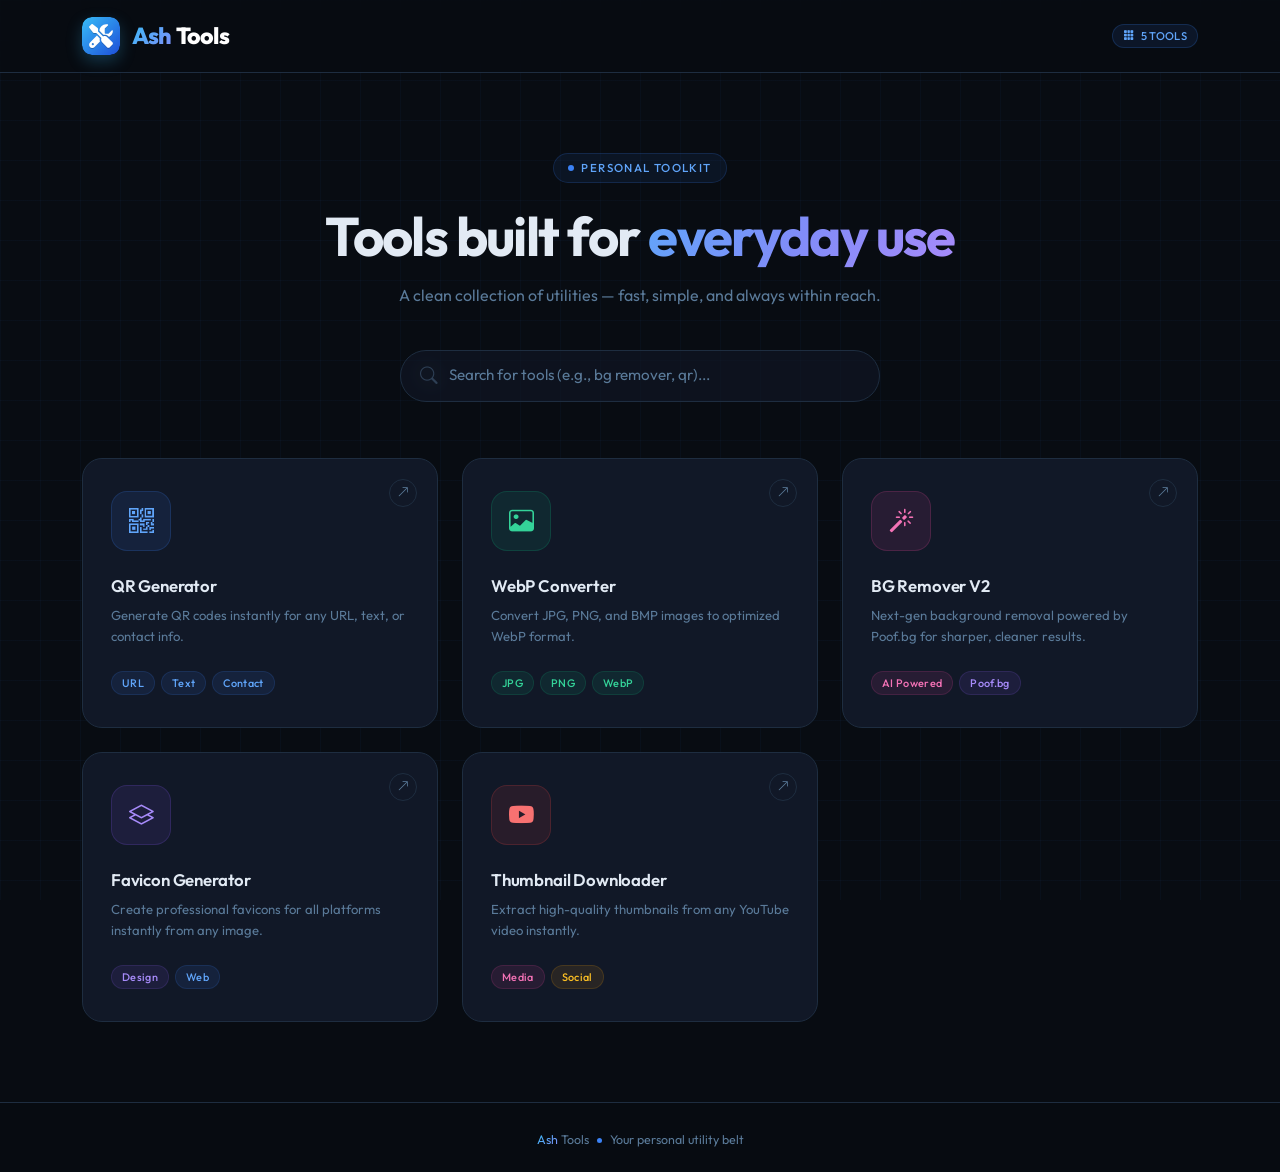
<file: index.html>
<!DOCTYPE html>
<html lang="en" data-bs-theme="dark">

<head>
  <meta charset="UTF-8">
  <meta name="viewport" content="width=device-width, initial-scale=1.0">
  <title>Ash Tools</title>
  <link rel="icon" href="assets/favicon.svg" type="image/svg+xml">
  <link href="https://cdn.jsdelivr.net/npm/bootstrap@5.3.3/dist/css/bootstrap.min.css" rel="stylesheet">
  <link href="https://cdn.jsdelivr.net/npm/bootstrap-icons@1.11.3/font/bootstrap-icons.min.css" rel="stylesheet">
  <link href="https://fonts.googleapis.com/css2?family=Outfit:wght@300;400;500;600;700&display=swap" rel="stylesheet">
  <link rel="stylesheet" href="assets/css/style.css">

</head>

<body class="page-index">

  <!-- Navbar -->
  <nav class="ak-navbar">
    <div class="container">
      <div class="ak-navbar-flex">
        <a class="brand-new" href="index.html">
          <img src="assets/favicon.svg" alt="Icon" class="brand-logo-img">
          <div class="brand-text-wrap">
            <span class="brand-ash">Ash</span>
            <span class="brand-tools">Tools</span>
          </div>
        </a>
        <div class="nav-badge" style="display:flex; align-items:center; gap:6px;">
          <i class="bi bi-grid-3x3-gap-fill"></i> 5 tools
        </div>
      </div>
    </div>
  </nav>

  <!-- Hero -->
  <section class="hero fade-up delay-1">
    <div class="container">
      <div class="hero-eyebrow">Personal Toolkit</div>
      <h1>Tools built for <span class="gradient-text">everyday use</span></h1>
      <p>A clean collection of utilities — fast, simple, and always within reach.</p>

      <div class="search-wrapper">
        <i class="bi bi-search"></i>
        <input type="text" id="searchInput" class="search-input"
          placeholder="Search for tools (e.g., bg remover, qr)..." autocomplete="off">
      </div>

    </div>
  </section>

  <!-- Tools Grid -->
  <section class="tools-section">
    <div class="container">
      <div class="row g-4">

        <!-- QR Generator -->
        <div class="col-12 col-md-4 fade-up delay-2">
          <a href="qr-generator.html" class="tool-card card-qr">
            <div class="arrow"><i class="bi bi-arrow-up-right"></i></div>
            <div class="tool-icon-wrap icon-qr">
              <i class="bi bi-qr-code"></i>
            </div>
            <div class="tool-name">QR Generator</div>
            <div class="tool-desc">Generate QR codes instantly for any URL, text, or contact info.</div>
            <div class="tool-tags">
              <span class="tag tag-blue">URL</span>
              <span class="tag tag-blue">Text</span>
              <span class="tag tag-blue">Contact</span>
            </div>
          </a>
        </div>

        <!-- WebP Converter -->
        <div class="col-12 col-md-4 fade-up delay-3">
          <a href="webp-converter.html" class="tool-card card-webp">
            <div class="arrow"><i class="bi bi-arrow-up-right"></i></div>
            <div class="tool-icon-wrap icon-webp">
              <i class="bi bi-image"></i>
            </div>
            <div class="tool-name">WebP Converter</div>
            <div class="tool-desc">Convert JPG, PNG, and BMP images to optimized WebP format.</div>
            <div class="tool-tags">
              <span class="tag tag-green">JPG</span>
              <span class="tag tag-green">PNG</span>
              <span class="tag tag-green">WebP</span>
            </div>
          </a>
        </div>

        <!-- BG Remover V2 -->
        <div class="col-12 col-md-4 fade-up delay-4">
          <a href="bg-remover-v2.html" class="tool-card card-bgv2">
            <div class="arrow"><i class="bi bi-arrow-up-right"></i></div>
            <div class="tool-icon-wrap icon-bgv2">
              <i class="bi bi-magic"></i>
            </div>
            <div class="tool-name">BG Remover V2</div>
            <div class="tool-desc">Next-gen background removal powered by Poof.bg for sharper, cleaner results.</div>
            <div class="tool-tags">
              <span class="tag tag-pink">AI Powered</span>
              <span class="tag tag-purple">Poof.bg</span>
            </div>
          </a>
        </div>

        <!-- Favicon Generator -->
        <div class="col-12 col-md-4 fade-up delay-5">
          <a href="favicon-generator.html" class="tool-card card-favicon">
            <div class="arrow"><i class="bi bi-arrow-up-right"></i></div>
            <div class="tool-icon-wrap icon-favicon">
              <i class="bi bi-layers"></i>
            </div>
            <div class="tool-name">Favicon Generator</div>
            <div class="tool-desc">Create professional favicons for all platforms instantly from any image.</div>
            <div class="tool-tags">
              <span class="tag tag-purple">Design</span>
              <span class="tag tag-blue">Web</span>
            </div>
          </a>
        </div>

        <!-- Thumbnail Downloader -->
        <div class="col-12 col-md-4 fade-up delay-6">
          <a href="thumbnail-downloader.html" class="tool-card card-thumbnail">
            <div class="arrow"><i class="bi bi-arrow-up-right"></i></div>
            <div class="tool-icon-wrap icon-thumbnail">
              <i class="bi bi-youtube"></i>
            </div>
            <div class="tool-name">Thumbnail Downloader</div>
            <div class="tool-desc">Extract high-quality thumbnails from any YouTube video instantly.</div>
            <div class="tool-tags">
              <span class="tag tag-pink">Media</span>
              <span class="tag tag-amber">Social</span>
            </div>
          </a>
        </div>

      </div>
    </div>
  </section>

  <!-- Footer -->
  <footer class="fade-up delay-6">
    <div class="container text-center">
      <span><span class="brand-ash">Ash</span> Tools<span class="dot"></span>Your personal utility belt</span>
    </div>
  </footer>

  <script src="https://cdn.jsdelivr.net/npm/bootstrap@5.3.3/dist/js/bootstrap.bundle.min.js"></script>
  <script src="assets/js/script.js"></script>
  
</body>

</html>
</file>
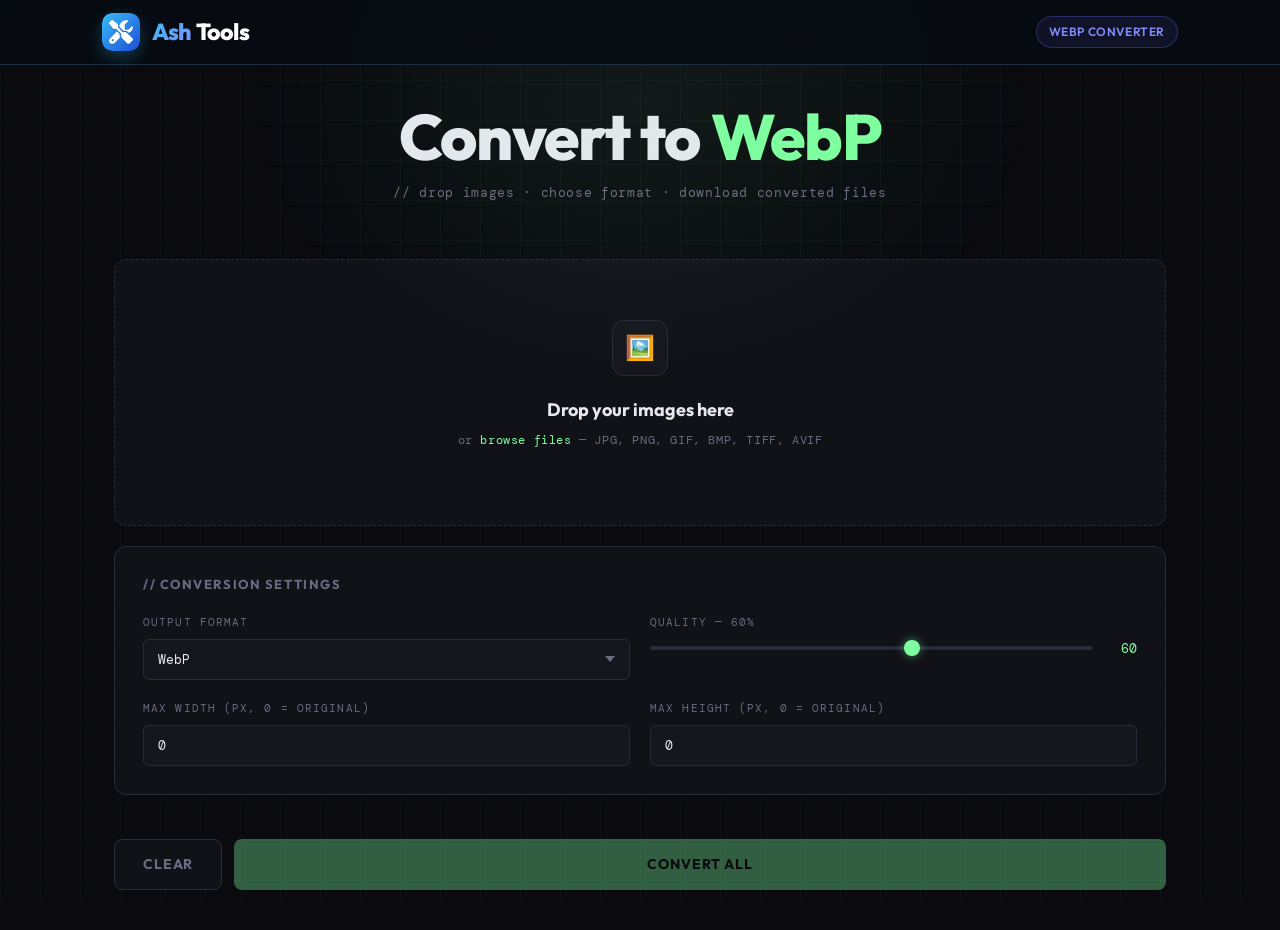
<file: webp-converter.html>
<!DOCTYPE html>
<html lang="en">

<head>
  <meta charset="UTF-8">
  <meta name="viewport" content="width=device-width, initial-scale=1.0">
  <title>WebP Forge — Image Converter</title>
  <link
    href="https://fonts.googleapis.com/css2?family=Syne:wght@400;700;800&family=DM+Mono:wght@300;400;500&display=swap"
    rel="stylesheet">
  <link href="https://cdn.jsdelivr.net/npm/bootstrap@5.3.3/dist/css/bootstrap.min.css" rel="stylesheet">


  <!-- Navbar styles & fonts -->
  <link href="https://fonts.googleapis.com/css2?family=Outfit:wght@400;600;700&display=swap" rel="stylesheet">
  <link rel="stylesheet" href="https://cdnjs.cloudflare.com/ajax/libs/font-awesome/6.4.0/css/all.min.css">
  <link href="https://cdn.jsdelivr.net/npm/bootstrap@5.3.3/dist/css/bootstrap.min.css" rel="stylesheet">


  <link rel="stylesheet" href="assets/css/style.css">
    <link rel="icon" href="assets/favicon.svg" type="image/svg+xml">
</head>

<body class="page-webp-converter">

  <!-- Custom AK Navbar -->
  <nav class="ak-navbar">
    <div class="container">
      <div class="ak-navbar-flex">
        <a href="index.html" class="brand-new" style="gap: 12px; margin: 0; padding: 0; text-decoration: none;">
          <img src="assets/favicon.svg" alt="Icon" class="brand-logo-img">
          <div class="brand-text-wrap">
            <span class="brand-ash">Ash</span>
            <span class="brand-tools">Tools</span>
          </div>
        </a>
        <div class="ak-nav-badge">
          WEBP CONVERTER
        </div>
      </div>
    </div>
  </nav>

  <div class="container">
    <header>

      <h1>Convert to <span>WebP</span></h1>
      <p class="subtitle">// drop images · choose format · download converted files</p>
    </header>

    <div class="drop-zone" id="dropZone">
      <div class="drop-icon">🖼️</div>
      <div class="drop-title">Drop your images here</div>
      <p class="drop-sub">or <span onclick="document.getElementById('fileInput').click()">browse files</span> — JPG,
        PNG, GIF, BMP, TIFF, AVIF</p>
      <input type="file" id="fileInput" multiple accept="image/*">
    </div>

    <div class="settings-panel">
      <div class="settings-title">// Conversion Settings</div>
      <div class="settings-grid">
        <div class="setting-item">
          <label>Output Format</label>
          <select id="outputFormat">
            <option value="webp">WebP</option>
            <option value="jpeg">JPEG</option>
            <option value="png">PNG</option>
          </select>
        </div>
        <div class="setting-item">
          <label>Quality — <span id="qualityLabel">60</span>%</label>
          <div class="range-wrapper">
            <input type="range" id="quality" min="1" max="100" value="60">
            <span class="range-val" id="qualityVal">60</span>
          </div>
        </div>
        <div class="setting-item">
          <label>Max Width (px, 0 = original)</label>
          <input type="number" id="maxWidth" value="0" min="0" step="100"
            style="background:var(--card);border:1px solid var(--border);color:var(--text);padding:10px 14px;border-radius:6px;font-family:'DM Mono',monospace;font-size:13px;outline:none;width:100%;transition:border-color 0.2s"
            onfocus="this.style.borderColor='var(--accent)'" onblur="this.style.borderColor='var(--border)'">
        </div>
        <div class="setting-item">
          <label>Max Height (px, 0 = original)</label>
          <input type="number" id="maxHeight" value="0" min="0" step="100"
            style="background:var(--card);border:1px solid var(--border);color:var(--text);padding:10px 14px;border-radius:6px;font-family:'DM Mono',monospace;font-size:13px;outline:none;width:100%;transition:border-color 0.2s"
            onfocus="this.style.borderColor='var(--accent)'" onblur="this.style.borderColor='var(--border)'">
        </div>
      </div>
    </div>

    <div class="queue" id="queue"></div>

    <div class="action-bar">
      <button class="btn btn-secondary" onclick="clearAll()">Clear</button>
      <button class="btn btn-primary" id="convertBtn" onclick="convertAll()" disabled>Convert All</button>
      <button class="btn btn-dl-all" id="dlAllBtn" onclick="downloadAll()" style="display:none">↓ Download All</button>
    </div>

    <div class="summary" id="summary">
      <p style="font-family:'Syne',sans-serif;font-weight:700;font-size:16px;margin-bottom:8px;">✓ Conversion Complete
      </p>
      <div class="summary-stats">
        <div>
          <div class="summary-stat" id="statFiles">0</div>
          <div class="summary-label">Files Converted</div>
        </div>
        <div>
          <div class="summary-stat" id="statSaved">0%</div>
          <div class="summary-label">Avg Size Saved</div>
        </div>
      </div>
    </div>
  </div>

  <canvas id="canvas"></canvas>


  <script src="assets/js/script.js"></script>
</body>

</html>
</file>
<file: assets/css/style.css>
/* Uniform Container Width for all Tools */
body:not(.page-index) .container {
    max-width: 1100px !important;
}


/* --- GLOBAL NAVBAR --- */
.ak-navbar { position: sticky; top: 0; z-index: 9999; background-color: rgba(8, 12, 18, 0.85); backdrop-filter: blur(12px); -webkit-backdrop-filter: blur(12px); border-bottom: 1px solid #1e2d40; font-family: 'Outfit', sans-serif; }
.ak-navbar-flex { display: flex; justify-content: space-between; align-items: center; height: 4.5rem; }
.ak-nav-brand { display: flex; align-items: center; gap: 0.75rem; color: #cbd5e1; text-decoration: none; transition: color 0.3s; }
.ak-nav-brand:hover { color: #ffffff; }
.nav-badge { padding: 0.375rem 0.75rem; border-radius: 9999px; border: 1px solid rgba(99, 102, 241, 0.3); background-color: rgba(99, 102, 241, 0.1); color: #818cf8; font-size: 0.75rem; font-weight: 600; letter-spacing: 0.05em; text-transform: uppercase; margin:0; }


/* --- index.html --- */
@keyframes blink {
      0%,100% { opacity:1; } 50% { opacity:0.3; }
    }
@keyframes fadeUp {
      to { opacity:1; transform:translateY(0); }
    }
body.page-index {

    *, *::before, *::after { box-sizing: border-box; }

    & {
      --bg:        #080c12;
      --surface:   #0e1520;
      --card:      #111827;
      --border:    #1e2d40;
      --border-h:  #2a4060;
      --text:      #e2eaf4;
      --muted:     #5a7a99;
      --accent:    #3b82f6;
      --accent-g:  #60a5fa;
    }

    & {
      font-family: 'Outfit', sans-serif;
      background-color: var(--bg);
      color: var(--text);
      min-height: 100vh;
      display: flex;
      flex-direction: column;
    }

    /* Grid bg */
    &::before {
      content: '';
      position: fixed;
      inset: 0;
      background-image:
        linear-gradient(rgba(59,130,246,0.04) 1px, transparent 1px),
        linear-gradient(90deg, rgba(59,130,246,0.04) 1px, transparent 1px);
      background-size: 40px 40px;
      pointer-events: none;
      z-index: 0;
    }

    /* Navbar */
    .navbar {
      background: rgba(8,12,18,0.85) !important;
      backdrop-filter: blur(16px);
      border-bottom: 1px solid var(--border) !important;
      padding: 1rem 0;
      position: sticky;
      top: 0;
      z-index: 100;
    }

    .navbar-brand {
      font-size: 1.1rem;
      font-weight: 700;
      letter-spacing: -0.01em;
      color: var(--text) !important;
      display: flex;
      align-items: center;
      gap: 10px;
    }

    .brand-icon {
      width: 32px;
      height: 32px;
      background: linear-gradient(135deg, #1d4ed8, #3b82f6);
      border-radius: 8px;
      display: flex;
      align-items: center;
      justify-content: center;
      font-size: 0.95rem;
      color: #fff;
      flex-shrink: 0;
    }

    .brand-ak { color: var(--accent-g); }

    .nav-badge {
      font-size: 0.7rem;
      font-weight: 500;
      background: rgba(59,130,246,0.1);
      color: var(--accent-g);
      border: 1px solid rgba(59,130,246,0.2);
      padding: 3px 10px;
      border-radius: 20px;
      letter-spacing: 0.03em;
    }

    /* Hero */
    .hero {
      position: relative;
      z-index: 1;
      padding: 5rem 0 3.5rem;
      text-align: center;
    }

    .hero-eyebrow {
      display: inline-flex;
      align-items: center;
      gap: 7px;
      font-size: 0.72rem;
      font-weight: 500;
      letter-spacing: 0.12em;
      text-transform: uppercase;
      color: var(--accent-g);
      background: rgba(59,130,246,0.08);
      border: 1px solid rgba(59,130,246,0.18);
      padding: 5px 14px;
      border-radius: 20px;
      margin-bottom: 1.5rem;
    }

    .hero-eyebrow::before {
      content: '';
      width: 6px; height: 6px;
      border-radius: 50%;
      background: var(--accent);
      animation: blink 2s ease-in-out infinite;
    }

    

    .hero h1 {
      font-size: clamp(2.2rem, 5vw, 3.4rem);
      font-weight: 700;
      letter-spacing: -0.03em;
      line-height: 1.1;
      margin-bottom: 1rem;
      color: var(--text);
    }

    .hero h1 .gradient-text {
      background: linear-gradient(120deg, #60a5fa, #818cf8, #a78bfa);
      -webkit-background-clip: text;
      -webkit-text-fill-color: transparent;
      background-clip: text;
    }

    .hero p {
      color: var(--muted);
      font-size: 1rem;
      font-weight: 400;
      max-width: 600px;
      margin: 0 auto;
      line-height: 1.7;
    }

    /* Cards */
    .tools-section {
      position: relative;
      z-index: 1;
      padding-bottom: 5rem;
    }

    .tool-card {
      display: block;
      text-decoration: none;
      color: var(--text);
      background: var(--card);
      border: 1px solid var(--border);
      border-radius: 20px;
      padding: 2rem 1.75rem;
      transition: all 0.25s cubic-bezier(0.4,0,0.2,1);
      position: relative;
      overflow: hidden;
      height: 100%;
    }

    .tool-card::before {
      content: '';
      position: absolute;
      top: 0; left: 10%; right: 10%;
      height: 1px;
      border-radius: 1px;
      transition: opacity 0.3s;
      opacity: 0;
    }

    .card-qr::before    { background: linear-gradient(90deg, transparent, #3b82f6, transparent); }
    .card-webp::before  { background: linear-gradient(90deg, transparent, #10b981, transparent); }
    .card-bg::before    { background: linear-gradient(90deg, transparent, #f59e0b, transparent); }
    .card-bgv2::before  { background: linear-gradient(90deg, transparent, #ec4899, transparent); }
    .card-favicon::before { background: linear-gradient(90deg, transparent, #8b5cf6, transparent); }
    .card-thumbnail::before { background: linear-gradient(90deg, transparent, #ef4444, transparent); }
    .icon-bgv2 { background: rgba(236,72,153,0.1); color: #f472b6; border: 1px solid rgba(236,72,153,0.18); }
    .icon-favicon { background: rgba(139,92,246,0.1); color: #a78bfa; border: 1px solid rgba(139,92,246,0.18); }
    .icon-thumbnail { background: rgba(239,68,68,0.1); color: #f87171; border: 1px solid rgba(239,68,68,0.18); }

    .tool-card:hover {
      border-color: var(--border-h);
      background: #141f30;
      transform: translateY(-5px);
      color: var(--text);
    }

    .tool-card:hover::before { opacity: 1; }

    .tool-card .arrow {
      position: absolute;
      top: 1.25rem; right: 1.25rem;
      width: 28px; height: 28px;
      border-radius: 50%;
      border: 1px solid var(--border);
      display: flex; align-items: center; justify-content: center;
      font-size: 0.75rem;
      color: var(--muted);
      transition: all 0.25s;
    }

    .tool-card:hover .arrow {
      border-color: var(--accent);
      color: var(--accent-g);
      background: rgba(59,130,246,0.08);
      transform: rotate(45deg);
    }

    .tool-icon-wrap {
      width: 60px; height: 60px;
      border-radius: 16px;
      display: flex; align-items: center; justify-content: center;
      font-size: 1.55rem;
      margin-bottom: 1.4rem;
    }

    .icon-qr   { background: rgba(59,130,246,0.1);  color: #60a5fa; border: 1px solid rgba(59,130,246,0.18); }
    .icon-webp { background: rgba(16,185,129,0.1);  color: #34d399; border: 1px solid rgba(16,185,129,0.18); }
    .icon-bg   { background: rgba(245,158,11,0.1);  color: #fbbf24; border: 1px solid rgba(245,158,11,0.18); }

    .tool-name {
      font-size: 1.05rem;
      font-weight: 600;
      margin-bottom: 0.4rem;
      letter-spacing: -0.01em;
    }

    .tool-desc {
      font-size: 0.82rem;
      color: var(--muted);
      line-height: 1.6;
      margin-bottom: 1.5rem;
    }

    .tool-tags {
      display: flex;
      flex-wrap: wrap;
      gap: 6px;
    }

    .tag {
      font-size: 0.68rem;
      font-weight: 500;
      padding: 3px 10px;
      border-radius: 20px;
      letter-spacing: 0.03em;
    }

    .tag-blue   { background: rgba(59,130,246,0.1);  color: #60a5fa;  border: 1px solid rgba(59,130,246,0.15); }
    .tag-green  { background: rgba(16,185,129,0.1);  color: #34d399;  border: 1px solid rgba(16,185,129,0.15); }
    .tag-amber  { background: rgba(245,158,11,0.1);  color: #fbbf24;  border: 1px solid rgba(245,158,11,0.15); }
    .tag-purple { background: rgba(139,92,246,0.1);  color: #a78bfa;  border: 1px solid rgba(139,92,246,0.15); }
    .tag-pink   { background: rgba(236,72,153,0.1);  color: #f472b6;  border: 1px solid rgba(236,72,153,0.15); }

    /* Footer */
    footer {
      position: relative;
      z-index: 1;
      margin-top: auto;
      border-top: 1px solid var(--border);
      padding: 1.4rem 0;
      background: rgba(8,12,18,0.6);
    }

    footer span {
      font-size: 0.78rem;
      color: var(--muted);
    }

    footer .dot {
      display: inline-block;
      width: 5px; height: 5px;
      border-radius: 50%;
      background: var(--accent);
      margin: 0 8px;
      vertical-align: middle;
      animation: blink 2s ease-in-out infinite;
    }

    /* Animations */
    .fade-up {
      opacity: 0;
      transform: translateY(22px);
      animation: fadeUp 0.55s ease forwards;
    }
    
    .delay-1 { animation-delay: 0.1s; }
    .delay-2 { animation-delay: 0.2s; }
    .delay-3 { animation-delay: 0.3s; }
    .delay-4 { animation-delay: 0.4s; }
    .delay-5 { animation-delay: 0.5s; }
    .delay-6 { animation-delay: 0.6s; }
  
    /* Search Box */
    .search-wrapper {
      max-width: 480px;
      margin: 2.5rem auto 0;
      position: relative;
    }
    .search-wrapper i {
      position: absolute;
      left: 1.25rem;
      top: 50%;
      transform: translateY(-50%);
      color: var(--muted);
      font-size: 1.1rem;
    }
    .search-input {
      width: 100%;
      background: rgba(17, 24, 39, 0.6);
      border: 1px solid var(--border);
      border-radius: 50px;
      padding: 0.85rem 1.5rem 0.85rem 3rem;
      color: var(--text);
      font-size: 0.95rem;
      transition: all 0.3s;
      outline: none;
      backdrop-filter: blur(10px);
    }
    .search-input:focus {
      background: rgba(17, 24, 39, 0.9);
      border-color: var(--accent);
      box-shadow: 0 0 0 4px rgba(59, 130, 246, 0.15);
    }
    .search-input::placeholder {
      color: var(--muted);
    }


}


/* --- qr-generator.html --- */
@keyframes fadeIn {
    from { opacity: 0; transform: translateY(16px); }
    to { opacity: 1; transform: translateY(0); }
  }
body.page-qr-generator {

  
  & > .container:not(nav .container) {
    padding: 40px 24px;
  }

  & {
    --bg: #0a0a0f;
    --surface: #13131a;
    --surface2: #1c1c27;
    --border: #2a2a3d;
    --accent: #7c6aff;
    --accent2: #ff6a9e;
    --accent3: #6affd4;
    --text: #f0eeff;
    --muted: #6b6888;
    --glow: rgba(124, 106, 255, 0.3);
  }

  

  & {
    font-family: 'Outfit', sans-serif;
    background: var(--bg);
    color: var(--text);
    min-height: 100vh;
    overflow-x: hidden;
  }

  /* Background grid */
  &::before {
    content: '';
    position: fixed;
    inset: 0;
    background-image:
      linear-gradient(rgba(124,106,255,0.04) 1px, transparent 1px),
      linear-gradient(90deg, rgba(124,106,255,0.04) 1px, transparent 1px);
    background-size: 40px 40px;
    pointer-events: none;
    z-index: 0;
  }

  

  header {
    text-align: center;
    margin-bottom: 56px;
  }

  .logo-tag {
    display: inline-block;
    font-family: 'Space Mono', monospace;
    font-size: 11px;
    letter-spacing: 4px;
    color: var(--accent);
    text-transform: uppercase;
    border: 1px solid var(--accent);
    padding: 4px 12px;
    margin-bottom: 18px;
    border-radius: 2px;
  }

  h1 {
    font-size: clamp(42px, 8vw, 72px);
    font-weight: 800;
    letter-spacing: -2px;
    line-height: 1;
    background: linear-gradient(135deg, var(--text) 0%, var(--accent) 60%, var(--accent2) 100%);
    -webkit-background-clip: text;
    -webkit-text-fill-color: transparent;
    background-clip: text;
  }

  .subtitle {
    margin-top: 12px;
    color: var(--muted);
    font-size: 15px;
    font-weight: 400;
    letter-spacing: 0.5px;
  }

  .layout {
    display: grid;
    grid-template-columns: 1fr 1fr;
    gap: 24px;
    align-items: start;
  }

  @media (max-width: 768px) {
    .layout { grid-template-columns: 1fr; }
  }

  .panel {
    background: var(--surface);
    border: 1px solid var(--border);
    border-radius: 16px;
    padding: 28px;
    transition: border-color 0.3s;
  }

  .panel:hover { border-color: rgba(124,106,255,0.4); }

  .panel-title {
    font-family: 'Space Mono', monospace;
    font-size: 10px;
    letter-spacing: 3px;
    text-transform: uppercase;
    color: var(--accent);
    margin-bottom: 20px;
    display: flex;
    align-items: center;
    gap: 8px;
  }

  .panel-title::after {
    content: '';
    flex: 1;
    height: 1px;
    background: linear-gradient(90deg, var(--border), transparent);
  }

  /* Form elements */
  .field { margin-bottom: 20px; }

  label {
    display: block;
    font-size: 12px;
    font-weight: 600;
    letter-spacing: 0.5px;
    color: var(--muted);
    margin-bottom: 8px;
    text-transform: uppercase;
  }

  input[type="text"],
  input[type="url"],
  textarea,
  select {
    width: 100%;
    background: var(--surface2);
    border: 1px solid var(--border);
    border-radius: 10px;
    padding: 12px 16px;
    color: var(--text);
    font-family: 'Space Mono', monospace;
    font-size: 13px;
    outline: none;
    transition: border-color 0.2s, box-shadow 0.2s;
    resize: vertical;
  }

  input[type="text"]:focus,
  input[type="url"]:focus,
  textarea:focus,
  select:focus {
    border-color: var(--accent);
    box-shadow: 0 0 0 3px var(--glow);
  }

  select option { background: var(--surface2); }

  textarea { min-height: 90px; }

  /* Color pickers */
  .color-row {
    display: grid;
    grid-template-columns: 1fr 1fr;
    gap: 12px;
  }

  .color-field {
    display: flex;
    align-items: center;
    gap: 10px;
    background: var(--surface2);
    border: 1px solid var(--border);
    border-radius: 10px;
    padding: 10px 14px;
    cursor: pointer;
    transition: border-color 0.2s;
  }

  .color-field:hover { border-color: var(--accent); }

  input[type="color"] {
    width: 28px;
    height: 28px;
    border: none;
    border-radius: 6px;
    background: none;
    cursor: pointer;
    padding: 0;
    flex-shrink: 0;
  }

  input[type="color"]::-webkit-color-swatch-wrapper { padding: 0; }
  input[type="color"]::-webkit-color-swatch { border: none; border-radius: 4px; }

  .color-label {
    font-family: 'Space Mono', monospace;
    font-size: 11px;
    color: var(--muted);
  }

  /* Range slider */
  .range-wrap {
    display: flex;
    align-items: center;
    gap: 12px;
  }

  input[type="range"] {
    flex: 1;
    -webkit-appearance: none;
    height: 4px;
    background: var(--border);
    border-radius: 4px;
    outline: none;
  }

  input[type="range"]::-webkit-slider-thumb {
    -webkit-appearance: none;
    width: 16px;
    height: 16px;
    border-radius: 50%;
    background: var(--accent);
    cursor: pointer;
    box-shadow: 0 0 8px var(--glow);
    transition: transform 0.2s;
  }

  input[type="range"]::-webkit-slider-thumb:hover { transform: scale(1.3); }

  .range-val {
    font-family: 'Space Mono', monospace;
    font-size: 12px;
    color: var(--accent);
    min-width: 36px;
    text-align: right;
  }

  /* Tabs */
  .tabs {
    display: flex;
    gap: 4px;
    background: var(--surface2);
    border-radius: 10px;
    padding: 4px;
    margin-bottom: 20px;
  }

  .tab {
    flex: 1;
    padding: 8px;
    text-align: center;
    font-size: 12px;
    font-weight: 600;
    letter-spacing: 0.5px;
    border-radius: 7px;
    cursor: pointer;
    transition: all 0.2s;
    color: var(--muted);
    text-transform: uppercase;
    user-select: none;
  }

  .tab.active {
    background: var(--accent);
    color: white;
    box-shadow: 0 2px 12px var(--glow);
  }

  /* Generate button */
  .btn-generate {
    width: 100%;
    padding: 16px;
    background: linear-gradient(135deg, var(--accent), var(--accent2));
    border: none;
    border-radius: 12px;
    color: white;
    font-family: 'Outfit', sans-serif;
    font-size: 15px;
    font-weight: 700;
    letter-spacing: 1px;
    text-transform: uppercase;
    cursor: pointer;
    margin-top: 8px;
    transition: all 0.2s;
    position: relative;
    overflow: hidden;
  }

  .btn-generate::before {
    content: '';
    position: absolute;
    inset: 0;
    background: rgba(255,255,255,0.1);
    transform: translateX(-100%);
    transition: transform 0.3s;
  }

  .btn-generate:hover::before { transform: translateX(0); }
  .btn-generate:hover { transform: translateY(-2px); box-shadow: 0 8px 30px rgba(124,106,255,0.4); }
  .btn-generate:active { transform: translateY(0); }

  /* QR Output panel */
  .qr-panel {
    display: flex;
    flex-direction: column;
    align-items: center;
    gap: 24px;
  }

  .qr-display {
    width: 100%;
    aspect-ratio: 1;
    max-width: 300px;
    display: flex;
    align-items: center;
    justify-content: center;
    background: var(--surface2);
    border: 1px solid var(--border);
    border-radius: 16px;
    overflow: hidden;
    position: relative;
    transition: all 0.3s;
  }

  .qr-display.has-qr {
    background: white;
    border-color: var(--accent);
    box-shadow: 0 0 40px var(--glow);
  }

  .qr-display #qrcode {
    display: flex;
    align-items: center;
    justify-content: center;
  }

  .qr-display #qrcode canvas,
  .qr-display #qrcode img {
    display: block;
  }

  .qr-placeholder {
    text-align: center;
    padding: 20px;
  }

  .qr-placeholder .icon {
    font-size: 48px;
    margin-bottom: 12px;
    opacity: 0.3;
    display: block;
  }

  .qr-placeholder p {
    color: var(--muted);
    font-size: 13px;
    line-height: 1.6;
  }

  /* Download buttons */
  .download-group {
    display: grid;
    grid-template-columns: 1fr 1fr;
    gap: 10px;
    width: 100%;
  }

  .btn-dl {
    padding: 11px;
    background: var(--surface2);
    border: 1px solid var(--border);
    border-radius: 10px;
    color: var(--text);
    font-family: 'Space Mono', monospace;
    font-size: 12px;
    cursor: pointer;
    transition: all 0.2s;
    letter-spacing: 0.5px;
    display: flex;
    align-items: center;
    justify-content: center;
    gap: 6px;
  }

  .btn-dl:hover {
    background: var(--accent);
    border-color: var(--accent);
    color: white;
    box-shadow: 0 4px 16px var(--glow);
    transform: translateY(-1px);
  }

  .btn-dl:disabled {
    opacity: 0.3;
    cursor: not-allowed;
    transform: none;
  }

  /* Style presets */
  .presets {
    display: grid;
    grid-template-columns: repeat(4, 1fr);
    gap: 8px;
  }

  .preset-btn {
    padding: 10px 6px;
    background: var(--surface2);
    border: 1px solid var(--border);
    border-radius: 10px;
    cursor: pointer;
    font-size: 10px;
    font-family: 'Space Mono', monospace;
    color: var(--muted);
    text-align: center;
    transition: all 0.2s;
    text-transform: uppercase;
    letter-spacing: 0.5px;
  }

  .preset-btn:hover, .preset-btn.active {
    border-color: var(--accent);
    color: var(--accent);
    background: rgba(124,106,255,0.1);
  }

  .preset-swatch {
    display: block;
    width: 24px;
    height: 24px;
    border-radius: 6px;
    margin: 0 auto 6px;
    border: 1px solid rgba(255,255,255,0.1);
  }

  /* Toggle switch */
  .toggle-row {
    display: flex;
    align-items: center;
    justify-content: space-between;
    padding: 10px 0;
    border-bottom: 1px solid var(--border);
  }

  .toggle-row:last-child { border-bottom: none; }

  .toggle-label {
    font-size: 13px;
    color: var(--text);
    font-weight: 600;
  }

  .toggle-desc {
    font-size: 11px;
    color: var(--muted);
    margin-top: 2px;
  }

  .toggle {
    width: 40px;
    height: 22px;
    background: var(--border);
    border-radius: 20px;
    position: relative;
    cursor: pointer;
    transition: background 0.2s;
    flex-shrink: 0;
  }

  .toggle.on { background: var(--accent); }

  .toggle::after {
    content: '';
    position: absolute;
    width: 16px;
    height: 16px;
    background: white;
    border-radius: 50%;
    top: 3px;
    left: 3px;
    transition: transform 0.2s;
    box-shadow: 0 1px 4px rgba(0,0,0,0.3);
  }

  .toggle.on::after { transform: translateX(18px); }

  /* Stats bar */
  .stats {
    display: flex;
    gap: 16px;
    padding: 14px 0;
    border-top: 1px solid var(--border);
    flex-wrap: wrap;
  }

  .stat {
    display: flex;
    flex-direction: column;
    gap: 2px;
  }

  .stat-val {
    font-family: 'Space Mono', monospace;
    font-size: 16px;
    font-weight: 700;
    color: var(--accent3);
  }

  .stat-key {
    font-size: 10px;
    color: var(--muted);
    text-transform: uppercase;
    letter-spacing: 1px;
  }

  /* Animation */
  

  .panel { animation: fadeIn 0.5s ease both; }
  .panel:nth-child(2) { animation-delay: 0.1s; }

  /* Logo overlay on QR */
  .logo-overlay-wrap {
    display: flex;
    align-items: center;
    gap: 12px;
    background: var(--surface2);
    border: 1px solid var(--border);
    border-radius: 10px;
    padding: 12px;
    width: 100%;
  }

  .logo-upload-btn {
    padding: 8px 14px;
    background: var(--surface);
    border: 1px dashed var(--border);
    border-radius: 8px;
    color: var(--muted);
    font-family: 'Space Mono', monospace;
    font-size: 11px;
    cursor: pointer;
    white-space: nowrap;
    transition: all 0.2s;
  }

  .logo-upload-btn:hover { border-color: var(--accent); color: var(--accent); }
  #logoFile { display: none; }

  .logo-name {
    font-family: 'Space Mono', monospace;
    font-size: 11px;
    color: var(--accent3);
    overflow: hidden;
    text-overflow: ellipsis;
    white-space: nowrap;
  }

  .clear-logo {
    background: none;
    border: none;
    color: var(--accent2);
    cursor: pointer;
    font-size: 14px;
    flex-shrink: 0;
    padding: 2px;
  }


    .ak-navbar { position: sticky; top: 0; z-index: 9999; background-color: rgba(8, 12, 18, 0.85); backdrop-filter: blur(12px); -webkit-backdrop-filter: blur(12px); border-bottom: 1px solid #1e2d40; font-family: 'Outfit', sans-serif; }
    
    @media (min-width: 640px) {  }
    @media (min-width: 1024px) {  }
    .ak-navbar-flex { display: flex; justify-content: space-between; align-items: center; height: 4rem; }
    .ak-nav-brand { display: flex; align-items: center; gap: 0.75rem; color: #cbd5e1; text-decoration: none; transition: color 0.3s; }
    .ak-nav-brand:hover { color: #ffffff; }
    .ak-nav-icon { width: 2rem; height: 2rem; border-radius: 0.5rem; background: linear-gradient(to bottom right, #2563eb, #4f46e5); display: flex; align-items: center; justify-content: center; color: #ffffff; box-shadow: 0 10px 15px -3px rgba(99, 102, 241, 0.2); transition: all 0.3s; }
    .ak-nav-brand:hover .ak-nav-icon { box-shadow: 0 10px 15px -3px rgba(99, 102, 241, 0.4); }
    .ak-nav-icon i { font-size: 0.875rem; }
    .ak-nav-title { font-weight: 700; font-size: 1.125rem; letter-spacing: -0.025em; margin: 0;}
    .ak-nav-badge { padding: 0.375rem 0.75rem; border-radius: 9999px; border: 1px solid rgba(99, 102, 241, 0.3); background-color: rgba(99, 102, 241, 0.1); color: #818cf8; font-size: 0.75rem; font-weight: 600; letter-spacing: 0.05em; text-transform: uppercase; margin:0;}
    
}


/* --- webp-converter.html --- */
@keyframes fadeDown {
    from { opacity: 0; transform: translateY(-20px); }
    to { opacity: 1; transform: translateY(0); }
  }
@keyframes fadeUp {
    from { opacity: 0; transform: translateY(20px); }
    to { opacity: 1; transform: translateY(0); }
  }
@keyframes slideIn {
    from { opacity: 0; transform: translateX(-10px); }
    to { opacity: 1; transform: translateX(0); }
  }
@keyframes pulse {
    0%, 100% { opacity: 1; }
    50% { opacity: 0.5; }
  }
body.page-webp-converter {

  
  & > .container:not(nav .container) {
    padding: 40px 24px;
  }

  & {
    --bg: #0a0a0f;
    --surface: #111118;
    --card: #16161f;
    --border: #2a2a3a;
    --accent: #7effa0;
    --accent2: #ff6b6b;
    --accent3: #6bc5ff;
    --text: #e8e8f0;
    --muted: #6a6a80;
    --glow: 0 0 40px rgba(126, 255, 160, 0.15);
  }

  

  & {
    background: var(--bg);
    color: var(--text);
    font-family: 'DM Mono', monospace;
    min-height: 100vh;
    overflow-x: hidden;
    position: relative;
  }

  /* Grid background */
  &::before {
    content: '';
    position: fixed;
    inset: 0;
    background-image:
      linear-gradient(rgba(126,255,160,0.03) 1px, transparent 1px),
      linear-gradient(90deg, rgba(126,255,160,0.03) 1px, transparent 1px);
    background-size: 40px 40px;
    pointer-events: none;
    z-index: 0;
  }

  /* Radial glow */
  &::after {
    content: '';
    position: fixed;
    top: -200px;
    left: 50%;
    transform: translateX(-50%);
    width: 800px;
    height: 600px;
    background: radial-gradient(ellipse, rgba(126,255,160,0.07) 0%, transparent 70%);
    pointer-events: none;
    z-index: 0;
  }

  

  header {
    text-align: center;
    margin-bottom: 56px;
    animation: fadeDown 0.6s ease both;
  }

  .logo-tag {
    display: inline-block;
    font-size: 11px;
    letter-spacing: 0.3em;
    text-transform: uppercase;
    color: var(--accent);
    border: 1px solid var(--accent);
    padding: 4px 12px;
    border-radius: 2px;
    margin-bottom: 20px;
    opacity: 0.85;
  }

  h1 {
    font-family: 'Outfit', sans-serif;
    font-size: clamp(36px, 6vw, 64px);
    font-weight: 800;
    line-height: 1;
    letter-spacing: -0.02em;
    margin-bottom: 14px;
  }

  h1 span { color: var(--accent); }

  .subtitle {
    color: var(--muted);
    font-size: 13px;
    letter-spacing: 0.05em;
  }

  /* Drop Zone */
  .drop-zone {
    border: 1.5px dashed var(--border);
    border-radius: 12px;
    padding: 60px 32px;
    text-align: center;
    cursor: pointer;
    transition: all 0.25s ease;
    background: var(--surface);
    position: relative;
    overflow: hidden;
    animation: fadeUp 0.6s 0.15s ease both;
  }

  .drop-zone::before {
    content: '';
    position: absolute;
    inset: 0;
    background: radial-gradient(ellipse at center, rgba(126,255,160,0.05) 0%, transparent 70%);
    opacity: 0;
    transition: opacity 0.3s;
  }

  .drop-zone:hover,
  .drop-zone.dragover {
    border-color: var(--accent);
    box-shadow: var(--glow);
  }

  .drop-zone:hover::before,
  .drop-zone.dragover::before {
    opacity: 1;
  }

  .drop-icon {
    width: 56px;
    height: 56px;
    margin: 0 auto 20px;
    background: var(--card);
    border: 1px solid var(--border);
    border-radius: 12px;
    display: flex;
    align-items: center;
    justify-content: center;
    font-size: 24px;
    transition: transform 0.2s;
  }

  .drop-zone:hover .drop-icon {
    transform: translateY(-3px);
  }

  .drop-title {
    font-family: 'Outfit', sans-serif;
    font-size: 18px;
    font-weight: 700;
    margin-bottom: 8px;
  }

  .drop-sub {
    color: var(--muted);
    font-size: 12px;
    letter-spacing: 0.05em;
  }

  .drop-sub span {
    color: var(--accent);
    cursor: pointer;
  }

  #fileInput { display: none; }

  /* Settings Panel */
  .settings-panel {
    background: var(--surface);
    border: 1px solid var(--border);
    border-radius: 12px;
    padding: 28px;
    margin-top: 20px;
    animation: fadeUp 0.6s 0.25s ease both;
  }

  .settings-title {
    font-family: 'Outfit', sans-serif;
    font-size: 13px;
    font-weight: 700;
    letter-spacing: 0.12em;
    text-transform: uppercase;
    color: var(--muted);
    margin-bottom: 20px;
  }

  .settings-grid {
    display: grid;
    grid-template-columns: 1fr 1fr;
    gap: 20px;
  }

  @media (max-width: 520px) { .settings-grid { grid-template-columns: 1fr; } }

  .setting-item label {
    display: block;
    font-size: 11px;
    letter-spacing: 0.1em;
    text-transform: uppercase;
    color: var(--muted);
    margin-bottom: 8px;
  }

  .setting-item select,
  .setting-item input[type="range"] {
    width: 100%;
  }

  select {
    background: var(--card);
    border: 1px solid var(--border);
    color: var(--text);
    padding: 10px 14px;
    border-radius: 6px;
    font-family: 'DM Mono', monospace;
    font-size: 13px;
    cursor: pointer;
    outline: none;
    transition: border-color 0.2s;
    appearance: none;
    background-image: url("data:image/svg+xml,%3Csvg xmlns='http://www.w3.org/2000/svg' width='10' height='6'%3E%3Cpath d='M0 0l5 6 5-6z' fill='%236a6a80'/%3E%3C/svg%3E");
    background-repeat: no-repeat;
    background-position: right 14px center;
  }

  select:focus { border-color: var(--accent); }

  .range-wrapper {
    display: flex;
    align-items: center;
    gap: 12px;
  }

  input[type="range"] {
    -webkit-appearance: none;
    appearance: none;
    height: 4px;
    background: var(--border);
    border-radius: 2px;
    outline: none;
    cursor: pointer;
    flex: 1;
  }

  input[type="range"]::-webkit-slider-thumb {
    -webkit-appearance: none;
    width: 16px;
    height: 16px;
    background: var(--accent);
    border-radius: 50%;
    cursor: pointer;
    box-shadow: 0 0 10px rgba(126,255,160,0.5);
  }

  .range-val {
    font-size: 13px;
    color: var(--accent);
    min-width: 32px;
    text-align: right;
  }

  /* File Queue */
  .queue {
    margin-top: 20px;
    display: flex;
    flex-direction: column;
    gap: 10px;
    animation: fadeUp 0.4s ease both;
  }

  .queue-item {
    background: var(--surface);
    border: 1px solid var(--border);
    border-radius: 10px;
    padding: 14px 18px;
    display: flex;
    align-items: center;
    gap: 14px;
    transition: border-color 0.2s;
    animation: slideIn 0.3s ease both;
  }

  .queue-item.done { border-color: rgba(126,255,160,0.3); }
  .queue-item.error { border-color: rgba(255,107,107,0.3); }

  .file-thumb {
    width: 42px;
    height: 42px;
    border-radius: 6px;
    object-fit: cover;
    background: var(--card);
    border: 1px solid var(--border);
    flex-shrink: 0;
    display: flex;
    align-items: center;
    justify-content: center;
    font-size: 18px;
    overflow: hidden;
  }

  .file-thumb img {
    width: 100%;
    height: 100%;
    object-fit: cover;
  }

  .file-info {
    flex: 1;
    min-width: 0;
  }

  .file-name {
    font-size: 13px;
    font-weight: 500;
    white-space: nowrap;
    overflow: hidden;
    text-overflow: ellipsis;
    margin-bottom: 4px;
  }

  .file-meta {
    font-size: 11px;
    color: var(--muted);
    letter-spacing: 0.04em;
  }

  .file-status {
    flex-shrink: 0;
    font-size: 11px;
    letter-spacing: 0.08em;
    text-transform: uppercase;
    padding: 4px 10px;
    border-radius: 4px;
  }

  .status-pending { color: var(--muted); }
  .status-converting { color: var(--accent3); animation: pulse 1s infinite; }
  .status-done { color: var(--accent); }
  .status-error { color: var(--accent2); }

  .progress-bar-wrap {
    width: 100%;
    height: 2px;
    background: var(--border);
    border-radius: 1px;
    margin-top: 6px;
    overflow: hidden;
    display: none;
  }

  .progress-bar {
    height: 100%;
    background: var(--accent);
    border-radius: 1px;
    width: 0%;
    transition: width 0.3s;
  }

  .queue-item.converting .progress-bar-wrap { display: block; }

  .btn-remove {
    background: none;
    border: none;
    color: var(--muted);
    cursor: pointer;
    font-size: 16px;
    padding: 4px;
    border-radius: 4px;
    transition: color 0.2s;
    line-height: 1;
  }

  .btn-remove:hover { color: var(--accent2); }

  .btn-download {
    background: none;
    border: 1px solid var(--accent);
    color: var(--accent);
    cursor: pointer;
    font-size: 11px;
    font-family: 'DM Mono', monospace;
    letter-spacing: 0.08em;
    padding: 4px 10px;
    border-radius: 4px;
    transition: all 0.2s;
    text-decoration: none;
    display: inline-block;
  }

  .btn-download:hover {
    background: var(--accent);
    color: var(--bg);
  }

  /* Action Bar */
  .action-bar {
    display: flex;
    gap: 12px;
    margin-top: 24px;
    animation: fadeUp 0.6s 0.35s ease both;
  }

  .btn {
    font-family: 'Outfit', sans-serif;
    font-weight: 700;
    font-size: 14px;
    letter-spacing: 0.06em;
    text-transform: uppercase;
    border: none;
    border-radius: 8px;
    padding: 14px 28px;
    cursor: pointer;
    transition: all 0.2s ease;
    position: relative;
    overflow: hidden;
  }

  .btn-primary {
    background: var(--accent);
    color: var(--bg);
    flex: 1;
  }

  .btn-primary::after {
    content: '';
    position: absolute;
    inset: 0;
    background: rgba(255,255,255,0.15);
    opacity: 0;
    transition: opacity 0.2s;
  }

  .btn-primary:hover::after { opacity: 1; }
  .btn-primary:active { transform: scale(0.98); }
  .btn-primary:disabled {
    opacity: 0.35;
    cursor: not-allowed;
  }

  .btn-secondary {
    background: var(--surface);
    color: var(--muted);
    border: 1px solid var(--border);
  }

  .btn-secondary:hover {
    border-color: var(--muted);
    color: var(--text);
  }

  .btn-dl-all {
    background: var(--surface);
    color: var(--accent);
    border: 1px solid var(--accent);
    flex: 1;
  }

  .btn-dl-all:hover {
    background: rgba(126,255,160,0.08);
  }

  /* Summary */
  .summary {
    display: none;
    text-align: center;
    margin-top: 32px;
    padding: 24px;
    background: var(--surface);
    border: 1px solid rgba(126,255,160,0.2);
    border-radius: 12px;
    animation: fadeUp 0.4s ease both;
  }

  .summary.show { display: block; }

  .summary-stat {
    font-family: 'Outfit', sans-serif;
    font-size: 32px;
    font-weight: 800;
    color: var(--accent);
  }

  .summary-label {
    font-size: 11px;
    color: var(--muted);
    letter-spacing: 0.1em;
    text-transform: uppercase;
    margin-top: 4px;
  }

  .summary-stats {
    display: flex;
    justify-content: center;
    gap: 48px;
    margin-top: 16px;
  }

  

  

  

  

  canvas { display: none; }


    .ak-navbar { position: sticky; top: 0; z-index: 9999; background-color: rgba(8, 12, 18, 0.85); backdrop-filter: blur(12px); -webkit-backdrop-filter: blur(12px); border-bottom: 1px solid #1e2d40; font-family: 'Outfit', sans-serif; }
    
    @media (min-width: 640px) {  }
    @media (min-width: 1024px) {  }
    .ak-navbar-flex { display: flex; justify-content: space-between; align-items: center; height: 4rem; }
    .ak-nav-brand { display: flex; align-items: center; gap: 0.75rem; color: #cbd5e1; text-decoration: none; transition: color 0.3s; }
    .ak-nav-brand:hover { color: #ffffff; }
    .ak-nav-icon { width: 2rem; height: 2rem; border-radius: 0.5rem; background: linear-gradient(to bottom right, #2563eb, #4f46e5); display: flex; align-items: center; justify-content: center; color: #ffffff; box-shadow: 0 10px 15px -3px rgba(99, 102, 241, 0.2); transition: all 0.3s; }
    .ak-nav-brand:hover .ak-nav-icon { box-shadow: 0 10px 15px -3px rgba(99, 102, 241, 0.4); }
    .ak-nav-icon i { font-size: 0.875rem; }
    .ak-nav-title { font-weight: 700; font-size: 1.125rem; letter-spacing: -0.025em; margin: 0;}
    .ak-nav-badge { padding: 0.375rem 0.75rem; border-radius: 9999px; border: 1px solid rgba(99, 102, 241, 0.3); background-color: rgba(99, 102, 241, 0.1); color: #818cf8; font-size: 0.75rem; font-weight: 600; letter-spacing: 0.05em; text-transform: uppercase; margin:0;}
    
}


/* --- bg-remover-v2.html --- */
@keyframes spin { to { transform: rotate(360deg); } }
  @keyframes fadeUp {
    from { opacity: 0; transform: translateY(20px); }
    to   { opacity: 1; transform: translateY(0); }
  }
@keyframes lbFadeIn {
    from { opacity: 0; }
    to   { opacity: 1; }
  }
body.page-bg-remover-v2 {

  
  & > main.container {
    padding-top: 40px;
    padding-bottom: 60px;
  }

  

  & {
    --ink: #0d0d12;
    --surface: #f5f3ef;
    --card: #ffffff;
    --accent: #6c47ff;
    --accent2: #ff4f87;
    --muted: #9896a4;
    --border: #e4e2de;
    --success: #22c55e;
    --error: #ef4444;
    --radius: 18px;
    --shadow: 0 4px 32px rgba(108,71,255,.10);
  }

  & {
    font-family: 'Outfit', sans-serif;
    background: var(--surface);
    color: var(--ink);
    min-height: 100vh;
    display: flex;
    flex-direction: column;
    overflow-x: hidden;
  }

  &::before {
    content: '';
    position: fixed;
    inset: 0;
    background-image: url("data:image/svg+xml,%3Csvg viewBox='0 0 200 200' xmlns='http://www.w3.org/2000/svg'%3E%3Cfilter id='n'%3E%3CfeTurbulence type='fractalNoise' baseFrequency='0.85' numOctaves='4' stitchTiles='stitch'/%3E%3C/filter%3E%3Crect width='100%25' height='100%25' filter='url(%23n)' opacity='1'/%3E%3C/svg%3E");
    opacity: 0.025;
    pointer-events: none;
    z-index: 0;
  }

  .blob { position: fixed; border-radius: 50%; filter: blur(90px); opacity: 0.18; pointer-events: none; z-index: 0; }
  .blob-1 { width: 520px; height: 520px; background: var(--accent); top: -160px; right: -120px; }
  .blob-2 { width: 380px; height: 380px; background: var(--accent2); bottom: -100px; left: -80px; }

  header {
    position: relative;
    z-index: 10;
    border-bottom: 1px solid var(--border);
    background: rgba(245,243,239,.7);
    backdrop-filter: blur(12px);
  }
  
  .logo {
    display: flex; align-items: center; gap: 10px;
    font-family: 'Outfit', sans-serif; font-weight: 800; font-size: 1.3rem;
    color: var(--ink); text-decoration: none;
  }
  .logo-icon {
    width: 32px; height: 32px;
    background: linear-gradient(135deg, var(--accent), var(--accent2));
    border-radius: 10px; display: flex; align-items: center; justify-content: center;
    color: white; font-size: 16px;
  }
  .badge {
    font-size: 0.68rem; font-weight: 600; padding: 3px 9px; border-radius: 20px;
    background: linear-gradient(135deg, var(--accent), var(--accent2));
    color: white; letter-spacing: .04em;
  }
  .header-link { font-size: 0.85rem; color: var(--muted); text-decoration: none; transition: color .2s; }
  .header-link:hover { color: var(--accent); }

  main {
    position: relative; z-index: 1; flex: 1;
    display: flex; flex-direction: column; align-items: center;
    padding: 48px 20px 80px; gap: 32px;
  }

  .hero { text-align: center; max-width: 600px; }
  .hero h1 {
    font-family: 'Outfit', sans-serif;
    font-size: clamp(2rem, 5vw, 3.2rem);
    font-weight: 800; line-height: 1.1; color: var(--ink); margin-bottom: 14px;
  }
  .hero h1 span {
    background: linear-gradient(135deg, var(--accent) 30%, var(--accent2));
    -webkit-background-clip: text; -webkit-text-fill-color: transparent; background-clip: text;
  }
  .hero p { font-size: 1rem; color: var(--muted); line-height: 1.65; }

  /* ── API KEY ── */
  .api-bar {
    width: 100%; max-width: 680px;
    background: var(--card); border: 1px solid var(--border);
    border-radius: var(--radius); padding: 20px 24px;
    display: flex; flex-direction: column; gap: 10px; box-shadow: var(--shadow);
  }
  .api-bar label {
    font-family: 'Outfit', sans-serif; font-weight: 600; font-size: 0.82rem;
    letter-spacing: .06em; text-transform: uppercase; color: var(--muted);
  }
  .api-bar .input-row { display: flex; gap: 10px; }
  .api-bar input {
    flex: 1; border: 1.5px solid var(--border); border-radius: 10px;
    padding: 10px 14px; font-family: 'DM Mono','Courier New',monospace;
    font-size: 0.9rem; color: var(--ink); background: var(--surface);
    outline: none; transition: border-color .2s;
  }
  .api-bar input:focus { border-color: var(--accent); }
  .api-bar input::placeholder { color: var(--muted); }
  .btn-save-key {
    display: inline-flex; align-items: center; gap: 6px;
    background: var(--surface); color: var(--ink); font-family: 'Outfit', sans-serif;
    font-weight: 600; font-size: 0.85rem; padding: 10px 16px;
    border: 1.5px solid var(--border); border-radius: 10px; cursor: pointer;
    white-space: nowrap; transition: border-color .2s, background .2s, color .2s;
  }
  .btn-save-key:hover { border-color: var(--accent); color: var(--accent); background: rgba(108,71,255,.06); }
  .btn-save-key.saved { border-color: var(--success); color: var(--success); background: rgba(34,197,94,.06); }

  /* ── OPTIONS PANEL ── */
  .options-panel {
    width: 100%; max-width: 680px;
    background: var(--card); border: 1px solid var(--border);
    border-radius: var(--radius); padding: 20px 24px;
    display: flex; flex-direction: column; gap: 18px; box-shadow: var(--shadow);
  }
  .options-panel h3 {
    font-family: 'Outfit', sans-serif; font-weight: 700; font-size: 0.9rem;
    color: var(--ink); letter-spacing: .02em;
  }
  .options-grid {
    display: grid; grid-template-columns: 1fr 1fr; gap: 14px;
  }
  @media (max-width: 520px) { .options-grid { grid-template-columns: 1fr; } }

  .option-group { display: flex; flex-direction: column; gap: 8px; }
  .option-group label {
    font-size: 0.78rem; font-weight: 600; letter-spacing: .05em;
    text-transform: uppercase; color: var(--muted);
  }

  /* BG Type Chips */
  .bg-type-row { display: flex; gap: 8px; flex-wrap: wrap; }
  .bg-chip {
    display: flex; align-items: center; gap: 6px;
    padding: 7px 14px; border-radius: 10px; border: 1.5px solid var(--border);
    background: var(--surface); font-size: 0.82rem; font-weight: 600;
    cursor: pointer; transition: all .2s; color: var(--ink); user-select: none;
  }
  .bg-chip:hover { border-color: var(--accent); background: rgba(108,71,255,.05); }
  .bg-chip.active {
    border-color: var(--accent); background: rgba(108,71,255,.1); color: var(--accent);
  }
  .chip-icon { font-size: 14px; }

  /* Color picker row */
  .color-row {
    display: flex; align-items: center; gap: 10px; flex-wrap: wrap;
  }
  .color-swatch {
    width: 28px; height: 28px; border-radius: 8px; cursor: pointer;
    border: 2px solid transparent; transition: transform .15s, border-color .15s;
    flex-shrink: 0;
  }
  .color-swatch:hover { transform: scale(1.15); }
  .color-swatch.active { border-color: var(--accent); transform: scale(1.15); }
  .color-swatch.custom {
    background: conic-gradient(red, yellow, lime, cyan, blue, magenta, red);
    position: relative;
  }
  input[type="color"]#custom-color {
    position: absolute; opacity: 0; width: 28px; height: 28px;
    border: none; padding: 0; cursor: pointer;
  }
  .custom-color-wrap { position: relative; width: 28px; height: 28px; }

  /* Quality / Format row */
  .select-styled {
    border: 1.5px solid var(--border); border-radius: 10px;
    padding: 8px 12px; font-family: 'Outfit', sans-serif;
    font-size: 0.88rem; color: var(--ink); background: var(--surface);
    outline: none; cursor: pointer; transition: border-color .2s; width: 100%;
  }
  .select-styled:focus { border-color: var(--accent); }

  /* Blur slider */
  .slider-wrap { display: flex; align-items: center; gap: 10px; }
  input[type="range"] {
    flex: 1; accent-color: var(--accent); cursor: pointer;
  }
  .slider-val {
    font-size: 0.82rem; font-weight: 600; color: var(--accent);
    min-width: 32px; text-align: right;
  }

  /* ── UPLOAD ZONE ── */
  .upload-card {
    width: 100%; max-width: 680px;
    background: var(--card); border: 2px dashed var(--border);
    border-radius: var(--radius); padding: 42px 32px;
    display: flex; flex-direction: column; align-items: center;
    gap: 14px; cursor: pointer;
    transition: border-color .25s, transform .2s, box-shadow .2s;
    box-shadow: var(--shadow); text-align: center;
  }
  .upload-card:hover, .upload-card.drag-over {
    border-color: var(--accent); transform: translateY(-3px);
    box-shadow: 0 8px 40px rgba(108,71,255,.16);
  }
  .upload-icon {
    width: 64px; height: 64px;
    background: linear-gradient(135deg, rgba(108,71,255,.12), rgba(255,79,135,.12));
    border-radius: 20px; display: flex; align-items: center; justify-content: center; font-size: 28px;
  }
  .upload-card h3 { font-family: 'Outfit', sans-serif; font-weight: 700; font-size: 1.1rem; color: var(--ink); }
  .upload-card p { font-size: 0.88rem; color: var(--muted); line-height: 1.5; }
  .formats { display: flex; gap: 8px; flex-wrap: wrap; justify-content: center; }
  .format-chip {
    font-size: 0.75rem; font-weight: 600; padding: 4px 10px; border-radius: 20px;
    background: var(--surface); color: var(--muted); border: 1px solid var(--border);
  }
  #file-input { display: none; }

  /* ── IMAGE QUEUE ── */
  .queue-section {
    width: 100%; max-width: 860px;
    display: none; flex-direction: column; gap: 16px;
    animation: fadeUp .4s ease forwards;
  }
  .queue-section.visible { display: flex; }
  .queue-header {
    display: flex; align-items: center; justify-content: space-between; flex-wrap: wrap; gap: 10px;
  }
  .queue-header h2 { font-family: 'Outfit', sans-serif; font-weight: 700; font-size: 1.05rem; color: var(--ink); }
  .queue-stats { font-size: 0.82rem; color: var(--muted); }

  .image-queue {
    display: grid;
    grid-template-columns: repeat(auto-fill, minmax(200px, 1fr));
    gap: 14px;
  }

  .queue-item {
    background: var(--card); border: 1px solid var(--border); border-radius: 14px;
    overflow: hidden; box-shadow: var(--shadow); transition: box-shadow .2s;
    position: relative;
  }
  .queue-item:hover { box-shadow: 0 8px 32px rgba(108,71,255,.15); }
  .queue-item .thumb-wrap {
    width: 100%; height: 220px; overflow: hidden;
    background: var(--surface); position: relative;
    display: flex; align-items: center; justify-content: center;
  }
  .queue-item .thumb-wrap img {
    width: 100%; height: 100%; object-fit: contain; display: block;
  }
  .queue-item .item-info {
    padding: 10px 12px;
    display: flex; flex-direction: column; gap: 4px;
  }
  .item-name {
    font-size: 0.8rem; font-weight: 600; color: var(--ink);
    white-space: nowrap; overflow: hidden; text-overflow: ellipsis;
  }
  .item-size { font-size: 0.72rem; color: var(--muted); }

  /* Status badge */
  .item-badge {
    position: absolute; top: 8px; left: 8px;
    font-size: 0.68rem; font-weight: 700; padding: 3px 8px; border-radius: 20px;
    backdrop-filter: blur(6px); letter-spacing: .03em;
  }
  .item-badge.pending { background: rgba(152,150,164,.9); color: white; }
  .item-badge.processing { background: rgba(108,71,255,.9); color: white; }
  .item-badge.done { background: rgba(34,197,94,.9); color: white; }
  .item-badge.error { background: rgba(239,68,68,.9); color: white; }

  /* Remove from queue */
  .item-remove {
    position: absolute; top: 8px; right: 8px;
    width: 24px; height: 24px; border-radius: 50%;
    background: rgba(0,0,0,.45); color: white; border: none;
    font-size: 14px; cursor: pointer; display: flex; align-items: center; justify-content: center;
    opacity: 0; transition: opacity .2s;
  }
  .queue-item:hover .item-remove { opacity: 1; }

  /* Result overlay */
  .item-result-overlay {
    position: absolute; inset: 0; display: none;
    align-items: center; justify-content: center;
    background: repeating-conic-gradient(#e8e8e8 0% 25%, #f5f5f5 0% 50%) 0 0 / 14px 14px;
  }
  .item-result-overlay.visible { display: flex; }
  .item-result-overlay img { width: 100%; height: 100%; object-fit: contain; display: block; }
  .result-toggle {
    position: absolute; bottom: 8px; left: 50%; transform: translateX(-50%);
    font-size: 0.68rem; font-weight: 700; padding: 3px 10px; border-radius: 20px;
    background: rgba(0,0,0,.55); color: white; border: none; cursor: pointer;
    white-space: nowrap;
  }

  /* Queue download bar */
  .item-actions {
    display: flex; gap: 6px; padding: 0 12px 12px;
  }
  .item-dl {
    flex: 1; display: inline-flex; align-items: center; justify-content: center; gap: 5px;
    background: linear-gradient(135deg, var(--accent), var(--accent2));
    color: white; font-family: 'Outfit', sans-serif; font-weight: 700;
    font-size: 0.75rem; padding: 7px 10px; border-radius: 8px;
    text-decoration: none; cursor: pointer; border: none;
    transition: opacity .2s; display: none;
  }
  .item-dl.visible { display: inline-flex; }

  /* ── PROCESS BUTTON ── */
  .btn-primary {
    display: inline-flex; align-items: center; gap: 8px;
    background: linear-gradient(135deg, var(--accent), var(--accent2));
    color: white; font-family: 'Outfit', sans-serif; font-weight: 700; font-size: 0.95rem;
    padding: 13px 28px; border: none; border-radius: 12px; cursor: pointer;
    transition: opacity .2s, transform .15s, box-shadow .2s;
    box-shadow: 0 4px 18px rgba(108,71,255,.35); letter-spacing: .02em;
  }
  .btn-primary:hover:not(:disabled) { opacity: 0.92; transform: translateY(-2px); box-shadow: 0 8px 28px rgba(108,71,255,.45); }
  .btn-primary:disabled { opacity: 0.55; cursor: not-allowed; transform: none; }
  .btn-secondary {
    display: inline-flex; align-items: center; gap: 8px;
    background: var(--surface); color: var(--ink); font-family: 'Outfit', sans-serif;
    font-weight: 600; font-size: 0.88rem; padding: 11px 22px;
    border: 1.5px solid var(--border); border-radius: 12px; cursor: pointer;
    transition: border-color .2s, background .2s; text-decoration: none;
  }
  .btn-secondary:hover { border-color: var(--accent); background: white; }

  /* ── ACTION ROW ── */
  .action-row {
    display: flex; gap: 12px; flex-wrap: wrap; justify-content: center; align-items: center;
  }

  /* ── STATUS ── */
  .status-bar {
    display: none; align-items: center; gap: 12px; padding: 14px 20px;
    border-radius: 12px; font-size: 0.9rem; font-weight: 500;
    max-width: 680px; width: 100%; animation: fadeUp .3s ease;
  }
  .status-bar.info    { background: rgba(108,71,255,.09); color: var(--accent); border: 1px solid rgba(108,71,255,.2); }
  .status-bar.success { background: rgba(34,197,94,.09); color: #16a34a; border: 1px solid rgba(34,197,94,.2); }
  .status-bar.error   { background: rgba(239,68,68,.09); color: var(--error); border: 1px solid rgba(239,68,68,.2); }
  .status-bar.show    { display: flex; }

  .spinner {
    width: 18px; height: 18px; border: 2.5px solid currentColor; border-top-color: transparent;
    border-radius: 50%; animation: spin .75s linear infinite; flex-shrink: 0;
  }
  

  /* Progress bar */
  .progress-wrap {
    width: 100%; max-width: 680px; display: none;
    flex-direction: column; gap: 6px;
  }
  .progress-wrap.visible { display: flex; }
  .progress-bar-bg {
    height: 6px; background: var(--border); border-radius: 20px; overflow: hidden;
  }
  .progress-bar-fill {
    height: 100%; background: linear-gradient(90deg, var(--accent), var(--accent2));
    border-radius: 20px; transition: width .3s ease;
  }
  .progress-label { font-size: 0.78rem; color: var(--muted); text-align: right; }

  /* Download all */
  .download-all-wrap {
    display: none; justify-content: center; gap: 12px; flex-wrap: wrap;
  }
  .download-all-wrap.visible { display: flex; }

  footer {
    position: relative; z-index: 1; text-align: center;
    padding: 24px 20px; border-top: 1px solid var(--border);
    font-size: 0.8rem; color: var(--muted);
  }
  footer a { color: var(--accent); text-decoration: none; }

  /* concurrency toggle */
  .concurrency-row {
    display: flex; align-items: center; justify-content: space-between; gap: 10px;
  }
  .concurrency-row label { font-size: 0.82rem; color: var(--muted); }
  .pill-toggle {
    display: flex; background: var(--surface); border: 1.5px solid var(--border);
    border-radius: 10px; overflow: hidden;
  }
  .pill-toggle button {
    padding: 5px 12px; font-size: 0.78rem; font-weight: 600;
    border: none; background: transparent; cursor: pointer; color: var(--muted);
    transition: background .15s, color .15s;
  }
  .pill-toggle button.active { background: var(--accent); color: white; }

  /* ── FULLSCREEN LIGHTBOX ── */
  .lightbox {
    display: none;
    position: fixed; inset: 0; z-index: 1000;
    background: rgba(10, 10, 16, 0.92);
    backdrop-filter: blur(16px);
    align-items: center; justify-content: center;
    animation: lbFadeIn .2s ease;
  }
  .lightbox.open { display: flex; }
  
  .lightbox-inner {
    position: relative;
    max-width: 92vw; max-height: 90vh;
    display: flex; flex-direction: column; align-items: center; gap: 14px;
  }
  .lightbox-checker {
    background:
      repeating-conic-gradient(#444 0% 25%, #2a2a2a 0% 50%)
      0 0 / 20px 20px;
    border-radius: 14px;
    overflow: hidden;
    box-shadow: 0 24px 80px rgba(0,0,0,.7);
    display: flex; align-items: center; justify-content: center;
    max-width: 90vw; max-height: 80vh;
  }
  .lightbox-checker img {
    max-width: 88vw; max-height: 78vh;
    object-fit: contain; display: block;
  }
  .lightbox-close {
    position: fixed; top: 20px; right: 24px;
    width: 40px; height: 40px; border-radius: 50%;
    background: rgba(255,255,255,.12); border: 1.5px solid rgba(255,255,255,.2);
    color: white; font-size: 20px; cursor: pointer;
    display: flex; align-items: center; justify-content: center;
    transition: background .2s, transform .15s;
    z-index: 1001;
  }
  .lightbox-close:hover { background: rgba(255,255,255,.22); transform: scale(1.1); }
  .lightbox-actions {
    display: flex; gap: 10px;
  }
  .lightbox-btn {
    display: inline-flex; align-items: center; gap: 6px;
    padding: 9px 18px; border-radius: 10px; border: none; cursor: pointer;
    font-family: 'Outfit', sans-serif; font-weight: 700; font-size: 0.82rem;
    transition: opacity .2s, transform .15s;
  }
  .lightbox-btn:hover { opacity: 0.88; transform: translateY(-1px); }
  .lightbox-btn.primary {
    background: linear-gradient(135deg, var(--accent), var(--accent2)); color: white;
  }
  .lightbox-btn.secondary {
    background: rgba(255,255,255,.12); color: white;
    border: 1.5px solid rgba(255,255,255,.2);
  }
  .lightbox-filename {
    font-size: 0.78rem; color: rgba(255,255,255,.45); text-align: center;
  }

  /* Fullscreen button on each card */
  .item-fullscreen {
    position: absolute; bottom: 8px; right: 8px;
    width: 28px; height: 28px; border-radius: 7px;
    background: rgba(0,0,0,.5); color: white; border: none;
    font-size: 13px; cursor: pointer; display: none;
    align-items: center; justify-content: center;
    transition: background .2s, opacity .2s;
    opacity: 0;
  }
  .queue-item:hover .item-fullscreen { opacity: 1; }
  .item-fullscreen.visible { display: flex; }


    .ak-navbar { position: sticky; top: 0; z-index: 9999; background-color: rgba(8, 12, 18, 0.85); backdrop-filter: blur(12px); -webkit-backdrop-filter: blur(12px); border-bottom: 1px solid #1e2d40; font-family: 'Outfit', sans-serif; }
    
    @media (min-width: 640px) {  }
    @media (min-width: 1024px) {  }
    .ak-navbar-flex { display: flex; justify-content: space-between; align-items: center; height: 4rem; }
    .ak-nav-brand { display: flex; align-items: center; gap: 0.75rem; color: #cbd5e1; text-decoration: none; transition: color 0.3s; }
    .ak-nav-brand:hover { color: #ffffff; }
    .ak-nav-icon { width: 2rem; height: 2rem; border-radius: 0.5rem; background: linear-gradient(to bottom right, #2563eb, #4f46e5); display: flex; align-items: center; justify-content: center; color: #ffffff; box-shadow: 0 10px 15px -3px rgba(99, 102, 241, 0.2); transition: all 0.3s; }
    .ak-nav-brand:hover .ak-nav-icon { box-shadow: 0 10px 15px -3px rgba(99, 102, 241, 0.4); }
    .ak-nav-icon i { font-size: 0.875rem; }
    .ak-nav-title { font-weight: 700; font-size: 1.125rem; letter-spacing: -0.025em; margin: 0;}
    .ak-nav-badge { padding: 0.375rem 0.75rem; border-radius: 9999px; border: 1px solid rgba(99, 102, 241, 0.3); background-color: rgba(99, 102, 241, 0.1); color: #818cf8; font-size: 0.75rem; font-weight: 600; letter-spacing: 0.05em; text-transform: uppercase; margin:0;}
    
}


/* --- favicon-generator.html --- */
body.page-favicon-generator {

        & {
            background-color: #080c12;
            color: #e2eaf4;
            min-height: 100vh;
            overflow-x: hidden;
        }
        /* Grid background matching index.html */
        &::before {
            content: '';
            position: fixed;
            inset: 0;
            background-image:
                linear-gradient(rgba(59,130,246,0.04) 1px, transparent 1px),
                linear-gradient(90deg, rgba(59,130,246,0.04) 1px, transparent 1px);
            background-size: 40px 40px;
            pointer-events: none;
            z-index: -2;
        }
        /* Atmospheric glow */
        .glow-orb {
            position: fixed;
            top: 20%;
            left: 50%;
            transform: translateX(-50%);
            width: 80vw;
            height: 60vh;
            background: radial-gradient(ellipse, rgba(99, 102, 241, 0.12) 0%, rgba(0,0,0,0) 70%);
            pointer-events: none;
            z-index: -1;
        }
        .glass-card {
            background: rgba(17, 24, 39, 0.6);
            backdrop-filter: blur(20px);
            -webkit-backdrop-filter: blur(20px);
            border: 1px solid rgba(255, 255, 255, 0.06);
            box-shadow: 0 30px 60px -15px rgba(0, 0, 0, 0.6);
        }
        .gradient-text {
            background: linear-gradient(120deg, #60a5fa, #818cf8, #a78bfa);
            -webkit-background-clip: text;
            -webkit-text-fill-color: transparent;
        }
        .drag-active {
            border-color: #818cf8 !important;
            background-color: rgba(99, 102, 241, 0.1) !important;
            box-shadow: inset 0 0 20px rgba(99, 102, 241, 0.1);
        }
        .checkerboard {
            background-image: 
                linear-gradient(45deg, #1f2937 25%, transparent 25%), 
                linear-gradient(-45deg, #1f2937 25%, transparent 25%), 
                linear-gradient(45deg, transparent 75%, #1f2937 75%), 
                linear-gradient(-45deg, transparent 75%, #1f2937 75%);
            background-size: 20px 20px;
            background-position: 0 0, 0 10px, 10px -10px, -10px 0px;
            background-color: #111827;
        }
        .btn-magic {
            background: linear-gradient(135deg, #4f46e5, #7c3aed);
            background-size: 200% auto;
            transition: 0.4s;
        }
        .btn-magic:hover {
            background-position: right center;
            box-shadow: 0 0 25px rgba(124, 58, 237, 0.5);
            transform: translateY(-2px);
        }
        /* Custom Scrollbar */
        ::-webkit-scrollbar { width: 8px; }
        ::-webkit-scrollbar-track { background: #080c12; }
        ::-webkit-scrollbar-thumb { background: #1e2d40; border-radius: 4px; }
        ::-webkit-scrollbar-thumb:hover { background: #3b82f6; }
    
}


/* --- thumbnail-downloader.html --- */
body.page-thumbnail-downloader {

        & { background-color: #080c12; color: #e2eaf4; min-height: 100vh; overflow-x: hidden; }
        &::before {
            content: ''; position: fixed; inset: 0;
            background-image: linear-gradient(rgba(59,130,246,0.04) 1px, transparent 1px), linear-gradient(90deg, rgba(59,130,246,0.04) 1px, transparent 1px);
            background-size: 40px 40px; pointer-events: none; z-index: -2;
        }
        .glow-orb {
            position: fixed; top: 10%; left: 50%; transform: translateX(-50%);
            width: 70vw; height: 50vh;
            background: radial-gradient(ellipse, rgba(239, 68, 68, 0.15) 0%, rgba(219, 39, 119, 0.1) 40%, rgba(0,0,0,0) 70%);
            pointer-events: none; z-index: -1; transition: background 0.5s ease;
        }
        .glass-card {
            background: rgba(17, 24, 39, 0.6); backdrop-filter: blur(20px); -webkit-backdrop-filter: blur(20px);
            border: 1px solid rgba(255, 255, 255, 0.06); box-shadow: 0 30px 60px -15px rgba(0, 0, 0, 0.6);
        }
        .gradient-text { background: linear-gradient(120deg, #f87171, #ec4899, #8b5cf6); -webkit-background-clip: text; -webkit-text-fill-color: transparent; }
        .yt-glow { box-shadow: 0 0 25px rgba(239, 68, 68, 0.4); }
        .ig-glow { box-shadow: 0 0 25px rgba(219, 39, 119, 0.4); }
        
        /* Navbar CSS */
        .ak-navbar { position: sticky; top: 0; z-index: 9999; background-color: rgba(8, 12, 18, 0.85); backdrop-filter: blur(12px); -webkit-backdrop-filter: blur(12px); border-bottom: 1px solid #1e2d40; font-family: 'Outfit', sans-serif; }
        
        @media (min-width: 640px) {  }
        @media (min-width: 1024px) {  }
        .ak-navbar-flex { display: flex; justify-content: space-between; align-items: center; height: 4rem; }
        .ak-nav-brand { display: flex; align-items: center; gap: 0.75rem; color: #cbd5e1; text-decoration: none; transition: color 0.3s; }
        .ak-nav-brand:hover { color: #ffffff; }
        .ak-nav-icon { width: 2rem; height: 2rem; border-radius: 0.5rem; background: linear-gradient(to bottom right, #2563eb, #4f46e5); display: flex; align-items: center; justify-content: center; color: #ffffff; box-shadow: 0 10px 15px -3px rgba(99, 102, 241, 0.2); transition: all 0.3s; }
        .ak-nav-brand:hover .ak-nav-icon { box-shadow: 0 10px 15px -3px rgba(99, 102, 241, 0.4); }
        .ak-nav-icon i { font-size: 0.875rem; }
        .ak-nav-title { font-weight: 700; font-size: 1.125rem; letter-spacing: -0.025em; margin: 0;}
        .ak-nav-badge { padding: 0.375rem 0.75rem; border-radius: 9999px; border: 1px solid rgba(239, 68, 68, 0.3); background-color: rgba(239, 68, 68, 0.1); color: #fca5a5; font-size: 0.75rem; font-weight: 600; letter-spacing: 0.05em; text-transform: uppercase; margin:0;}
    
}
/* --- NEW BRAND DESIGN --- */
.brand-new {
  display: flex !important;
  align-items: center;
  gap: 12px;
  text-decoration: none !important;
}
.brand-logo-img {
  width: 38px;
  height: 38px;
  border-radius: 10px;
  box-shadow: 0 6px 16px rgba(56, 189, 248, 0.25);
  transition: transform 0.3s cubic-bezier(0.175, 0.885, 0.32, 1.275);
}
.brand-new:hover .brand-logo-img {
  transform: scale(1.08) rotate(-5deg);
}
.brand-text-wrap {
  display: flex;
  align-items: center;
  gap: 5px;
  font-family: 'Outfit', sans-serif;
  font-size: 1.45rem;
  font-weight: 800;
  letter-spacing: -0.04em;
}
.brand-ash {
  background: linear-gradient(135deg, #38bdf8, #818cf8);
  -webkit-background-clip: text;
  -webkit-text-fill-color: transparent;
}
.brand-tools {
  color: #ffffff;
}
</file>
